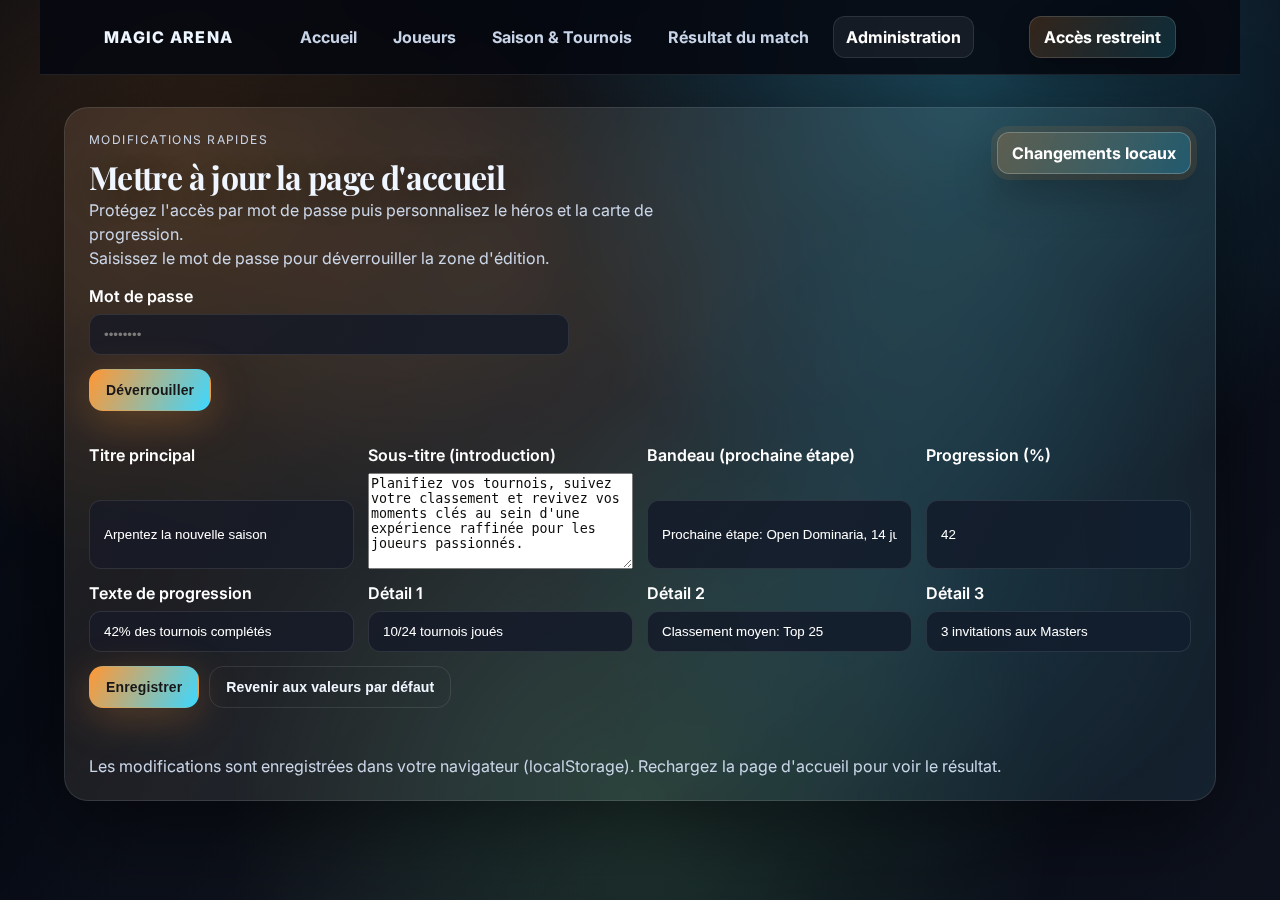
<file: admin.html>
<!DOCTYPE html>
<html lang="fr">
<head>
  <meta charset="UTF-8" />
  <meta name="viewport" content="width=device-width, initial-scale=1.0" />
  <title>Administration - Magic Arena</title>
  <link rel="preconnect" href="https://fonts.googleapis.com">
  <link rel="preconnect" href="https://fonts.gstatic.com" crossorigin>
  <link href="https://fonts.googleapis.com/css2?family=Playfair+Display:wght@600;700&family=Inter:wght@400;500;600;700&display=swap" rel="stylesheet">
  <link rel="stylesheet" href="styles.css" />
</head>
<body>
  <header class="topbar">
    <div class="brand">Magic Arena</div>
    <nav class="topbar__nav" aria-label="Navigation principale">
      <a href="index.html" class="topbar__link">Accueil</a>
      <a href="joueurs.html" class="topbar__link">Joueurs</a>
      <a href="saison.html" class="topbar__link">Saison & Tournois</a>
      <a href="match.html" class="topbar__link">Résultat du match</a>
      <a href="admin.html" class="topbar__link is-active">Administration</a>
    </nav>
    <div class="pill">Accès restreint</div>
  </header>

  <main class="page" style="padding: 32px min(6vw, 64px) 64px;">
    <section class="card admin-card">
      <div class="section__header" style="align-items: flex-start;">
        <div>
          <p class="eyebrow">Modifications rapides</p>
          <h1>Mettre à jour la page d'accueil</h1>
          <p class="subhead">Protégez l'accès par mot de passe puis personnalisez le héros et la carte de progression.</p>
        </div>
        <p class="pill pill--glow">Changements locaux</p>
      </div>

      <div id="admin-gate" class="admin-gate">
        <p class="lead">Saisissez le mot de passe pour déverrouiller la zone d'édition.</p>
        <form id="admin-access" class="form" style="max-width: 480px;">
          <label class="form__field">
            <span>Mot de passe</span>
            <input type="password" id="admin-password" name="password" required minlength="6" placeholder="••••••••" />
          </label>
          <div class="form__actions">
            <button type="submit" class="btn btn--primary">Déverrouiller</button>
          </div>
          <p id="admin-access-message" class="form__message" aria-live="polite"></p>
        </form>
      </div>

      <div id="admin-panel" class="admin-panel hidden">
        <form id="admin-form" class="form admin-form">
          <div class="form__grid">
            <label class="form__field">
              <span>Titre principal</span>
              <input type="text" name="heroTitle" required />
            </label>
            <label class="form__field">
              <span>Sous-titre (introduction)</span>
              <textarea name="heroLead" rows="3" required></textarea>
            </label>
            <label class="form__field">
              <span>Bandeau (prochaine étape)</span>
              <input type="text" name="heroPill" required />
            </label>
            <label class="form__field">
              <span>Progression (%)</span>
              <input type="number" name="heroProgress" min="0" max="100" step="1" required />
            </label>
            <label class="form__field">
              <span>Texte de progression</span>
              <input type="text" name="heroProgressMetric" required />
            </label>
            <label class="form__field">
              <span>Détail 1</span>
              <input type="text" name="heroDetailOne" required />
            </label>
            <label class="form__field">
              <span>Détail 2</span>
              <input type="text" name="heroDetailTwo" required />
            </label>
            <label class="form__field">
              <span>Détail 3</span>
              <input type="text" name="heroDetailThree" required />
            </label>
          </div>
          <div class="form__actions">
            <button type="submit" class="btn btn--primary">Enregistrer</button>
            <button type="button" id="reset-content" class="btn btn--ghost">Revenir aux valeurs par défaut</button>
          </div>
          <p id="admin-message" class="form__message" aria-live="polite"></p>
        </form>
        <p class="muted">Les modifications sont enregistrées dans votre navigateur (localStorage). Rechargez la page d'accueil pour voir le résultat.</p>
      </div>
    </section>
  </main>

  <script src="script.js"></script>
</body>
</html>
</file>
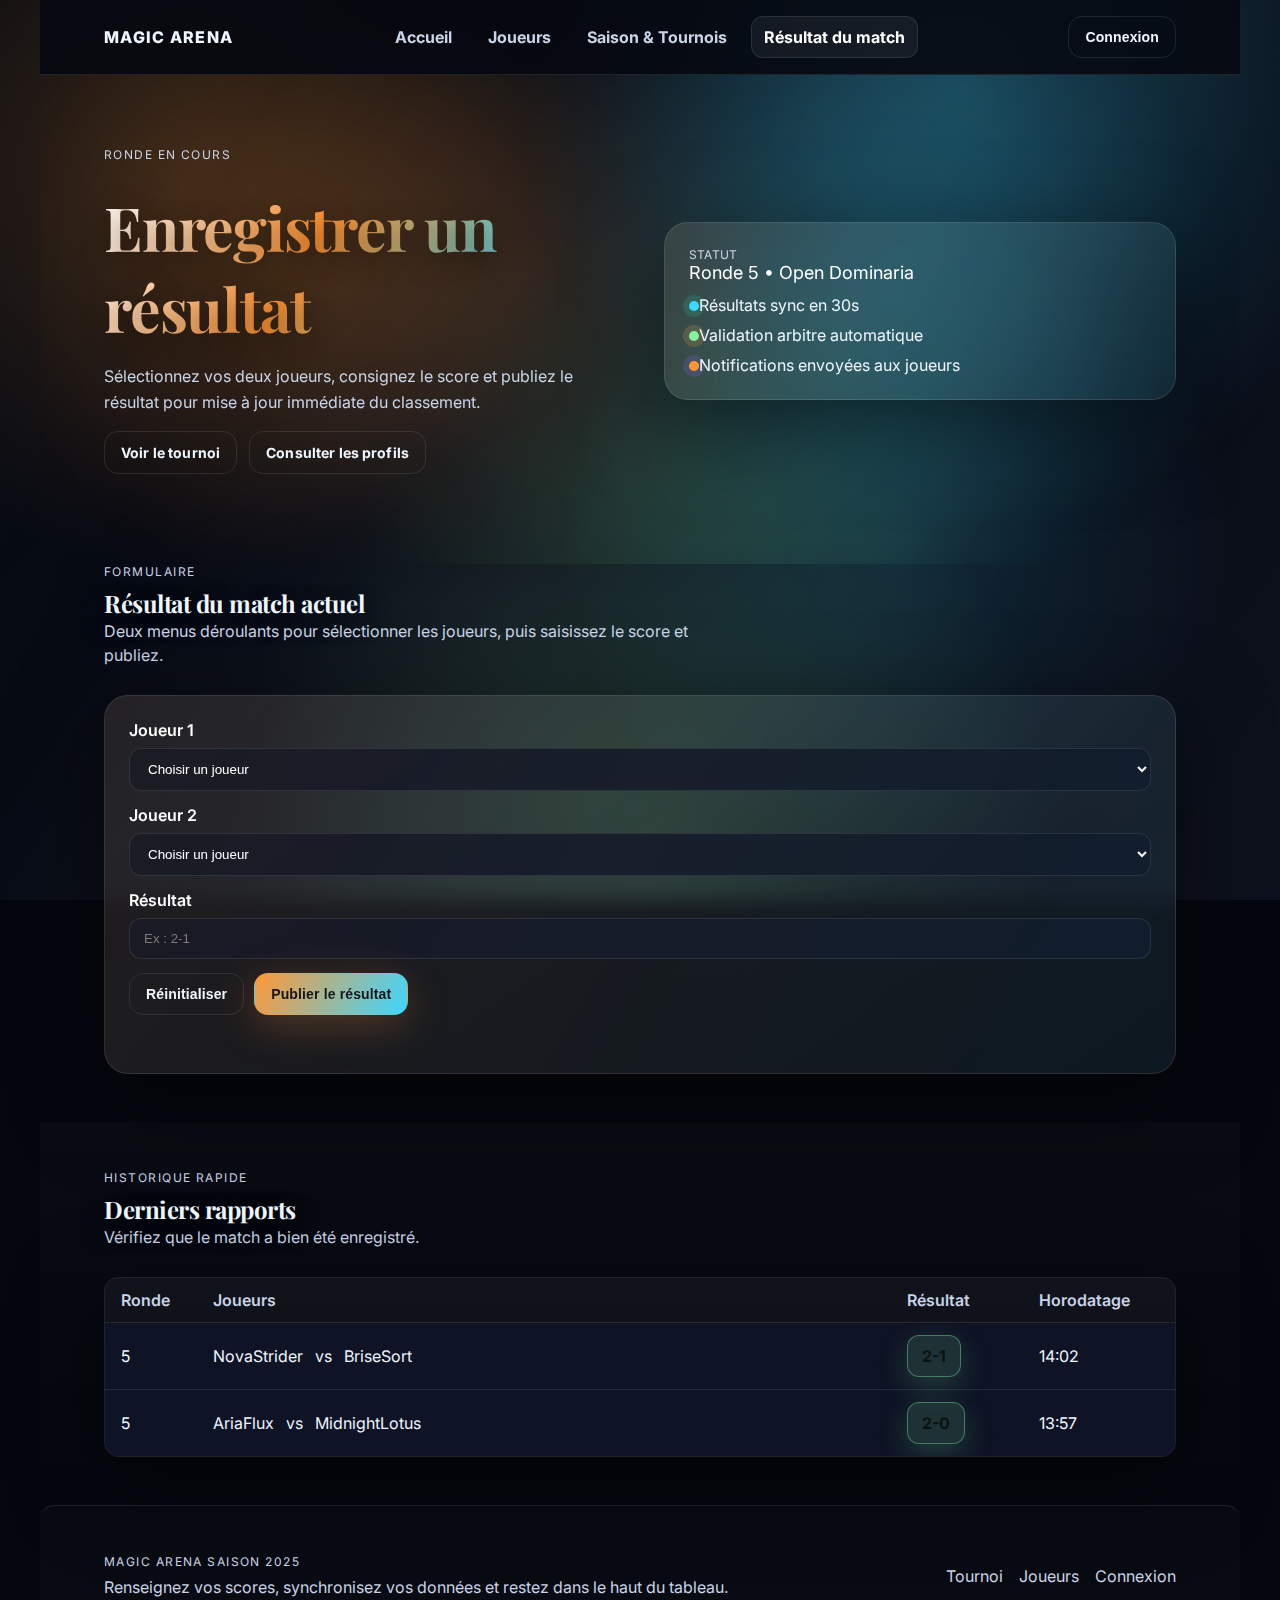
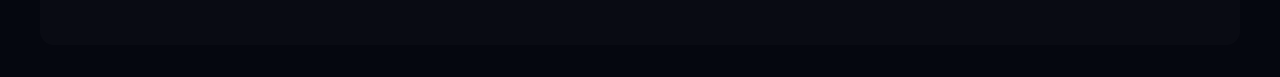
<file: match.html>
<!DOCTYPE html>
<html lang="fr">
<head>
  <meta charset="UTF-8">
  <meta name="viewport" content="width=device-width, initial-scale=1.0">
  <title>Résultat du match - Magic Arena</title>
  <link rel="preconnect" href="http://fonts.googleapis.com">
  <link rel="preconnect" href="http://fonts.gstatic.com" crossorigin>
  <link href="http://fonts.googleapis.com/css2?family=Playfair+Display:wght@600;700&family=Inter:wght@400;500;600;700&display=swap" rel="stylesheet">
  <link rel="stylesheet" href="styles.css">
</head>
<body>
  <div id="backdrop" class="backdrop hidden"></div>
  <div id="auth-modal" class="modal hidden" role="dialog" aria-modal="true" aria-labelledby="auth-title">
    <div class="modal__header">
      <h2 id="auth-title">Rejoignez la saison Magic Arena</h2>
      <button class="icon-button" id="close-modal" aria-label="Fermer la fenêtre">×</button>
    </div>
    <p class="modal__subtitle">Créez un compte ou connectez-vous pour suivre vos tournois, classements et récompenses.</p>
    <form id="auth-form" class="form">
      <label class="form__field">
        <span>Adresse e-mail</span>
        <input type="email" id="email" name="email" required placeholder="planeswalker@arena.gg">
      </label>
      <label class="form__field">
        <span>Mot de passe</span>
        <input type="password" id="password" name="password" required minlength="6" placeholder="••••••••">
      </label>
      <div class="form__actions">
        <button type="submit" class="btn btn--primary">Créer un compte</button>
        <button type="button" id="sign-in" class="btn btn--ghost">Se connecter</button>
      </div>
      <p id="form-message" class="form__message" aria-live="polite"></p>
    </form>
  </div>

  <header class="topbar">
    <div class="brand">Magic Arena</div>
    <nav class="topbar__nav" aria-label="Navigation principale">
      <a href="index.html" class="topbar__link">Accueil</a>
      <a href="joueurs.html" class="topbar__link">Joueurs</a>
      <a href="saison.html" class="topbar__link">Saison & Tournois</a>
      <a href="match.html" class="topbar__link is-active">Résultat du match</a>
    </nav>
    <button class="btn btn--ghost" id="nav-login">Connexion</button>
  </header>

  <header class="hero hero--sub">
    <div class="hero__glow"></div>
    <div class="hero__content">
      <p class="eyebrow">Ronde en cours</p>
      <h1>Enregistrer un résultat</h1>
      <p class="lead">Sélectionnez vos deux joueurs, consignez le score et publiez le résultat pour mise à jour immédiate du classement.</p>
      <div class="hero__actions">
        <a href="saison.html" class="btn btn--ghost">Voir le tournoi</a>
        <a href="joueurs.html" class="btn btn--ghost">Consulter les profils</a>
      </div>
    </div>
    <div class="card hero__card">
      <p class="card__title">Statut</p>
      <p class="card__metric">Ronde 5 • Open Dominaria</p>
      <ul class="card__list">
        <li><span class="badge badge--emerald"></span>Résultats sync en 30s</li>
        <li><span class="badge badge--amber"></span>Validation arbitre automatique</li>
        <li><span class="badge badge--violet"></span>Notifications envoyées aux joueurs</li>
      </ul>
    </div>
  </header>

  <main class="page">
    <section class="section">
      <div class="section__header">
        <div>
          <p class="eyebrow">Formulaire</p>
          <h2>Résultat du match actuel</h2>
          <p class="subhead">Deux menus déroulants pour sélectionner les joueurs, puis saisissez le score et publiez.</p>
        </div>
      </div>

      <form id="match-form" class="card match-form">
        <div class="form__field">
          <label for="player-one">Joueur 1</label>
          <select id="player-one" name="playerOne" required>
            <option value="">Choisir un joueur</option>
            <option>NovaStrider</option>
            <option>AriaFlux</option>
            <option>BriseSort</option>
            <option>MidnightLotus</option>
          </select>
        </div>
        <div class="form__field">
          <label for="player-two">Joueur 2</label>
          <select id="player-two" name="playerTwo" required>
            <option value="">Choisir un joueur</option>
            <option>NovaStrider</option>
            <option>AriaFlux</option>
            <option>BriseSort</option>
            <option>MidnightLotus</option>
          </select>
        </div>
        <div class="form__field">
          <label for="score">Résultat</label>
          <input id="score" name="score" type="text" placeholder="Ex : 2-1" required>
        </div>
        <div class="form__actions">
          <button class="btn btn--ghost" type="reset">Réinitialiser</button>
          <button class="btn btn--primary" type="submit">Publier le résultat</button>
        </div>
        <p id="match-message" class="form__message" aria-live="polite"></p>
      </form>
    </section>

    <section class="section section--dim">
      <div class="section__header">
        <div>
          <p class="eyebrow">Historique rapide</p>
          <h2>Derniers rapports</h2>
          <p class="subhead">Vérifiez que le match a bien été enregistré.</p>
        </div>
      </div>
      <div class="table table--compact">
        <div class="table__row table__row--head">
          <div>Ronde</div>
          <div>Joueurs</div>
          <div>Résultat</div>
          <div>Horodatage</div>
        </div>
        <div class="table__row">
          <div>5</div>
          <div class="player">
            <span>NovaStrider</span> vs <span>BriseSort</span>
          </div>
          <div><span class="pill pill--positive">2-1</span></div>
          <div>14:02</div>
        </div>
        <div class="table__row">
          <div>5</div>
          <div class="player">
            <span>AriaFlux</span> vs <span>MidnightLotus</span>
          </div>
          <div><span class="pill pill--positive">2-0</span></div>
          <div>13:57</div>
        </div>
      </div>
    </section>
  </main>

  <footer class="footer">
    <div>
      <p class="eyebrow">Magic Arena Saison 2025</p>
      <p>Renseignez vos scores, synchronisez vos données et restez dans le haut du tableau.</p>
    </div>
    <div class="footer__links">
      <a href="saison.html">Tournoi</a>
      <a href="joueurs.html">Joueurs</a>
      <a href="#" id="footer-login">Connexion</a>
    </div>
  </footer>

  <script src="script.js"></script>
</body>
</html>
</file>
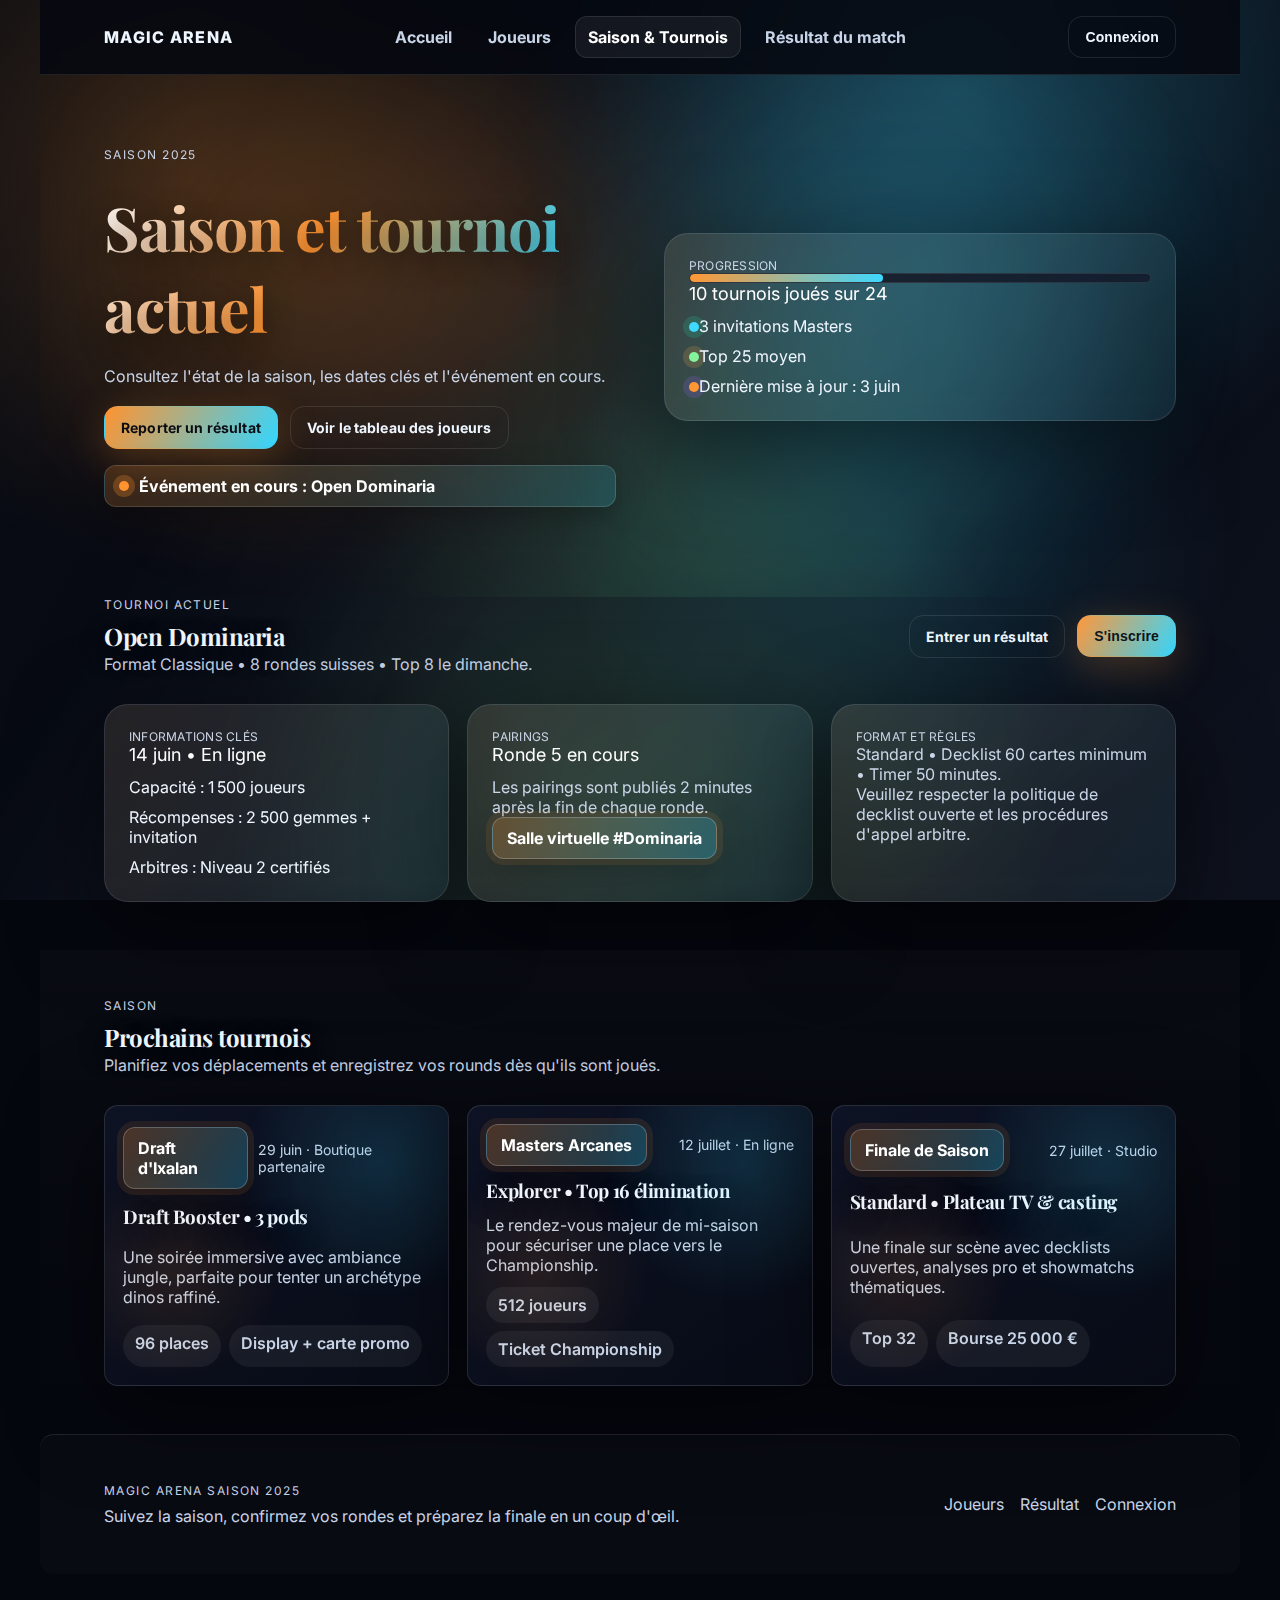
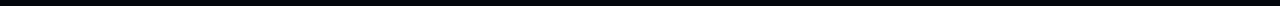
<file: saison.html>
<!DOCTYPE html>
<html lang="fr">
<head>
  <meta charset="UTF-8">
  <meta name="viewport" content="width=device-width, initial-scale=1.0">
  <title>Saison & Tournois - Magic Arena</title>
  <link rel="preconnect" href="https://fonts.googleapis.com">
  <link rel="preconnect" href="https://fonts.gstatic.com" crossorigin>
  <link href="https://fonts.googleapis.com/css2?family=Playfair+Display:wght@600;700&family=Inter:wght@400;500;600;700&display=swap" rel="stylesheet">
  <link rel="stylesheet" href="styles.css">
</head>
<body>
  <div id="backdrop" class="backdrop hidden"></div>
  <div id="auth-modal" class="modal hidden" role="dialog" aria-modal="true" aria-labelledby="auth-title">
    <div class="modal__header">
      <h2 id="auth-title">Rejoignez la saison Magic Arena</h2>
      <button class="icon-button" id="close-modal" aria-label="Fermer la fenêtre">×</button>
    </div>
    <p class="modal__subtitle">Créez un compte ou connectez-vous pour suivre vos tournois, classements et récompenses.</p>
    <form id="auth-form" class="form">
      <label class="form__field">
        <span>Nom d'utilisateur</span>
        <input type="text" id="username" name="username" required minlength="3" placeholder="planeswalker25">
      </label>
      <label class="form__field">
        <span>Mot de passe</span>
        <input type="password" id="password" name="password" required minlength="6" placeholder="••••••••">
      </label>
      <div class="form__actions">
        <button type="submit" class="btn btn--primary">Créer un compte</button>
        <button type="button" id="sign-in" class="btn btn--ghost">Se connecter</button>
      </div>
      <p id="form-message" class="form__message" aria-live="polite"></p>
    </form>
  </div>

  <header class="topbar">
    <div class="brand">Magic Arena</div>
    <nav class="topbar__nav" aria-label="Navigation principale">
      <a href="index.html" class="topbar__link">Accueil</a>
      <a href="joueurs.html" class="topbar__link">Joueurs</a>
      <a href="saison.html" class="topbar__link is-active">Saison & Tournois</a>
      <a href="match.html" class="topbar__link">Résultat du match</a>
    </nav>
    <button class="btn btn--ghost" id="nav-login">Connexion</button>
  </header>

  <header class="hero hero--sub">
    <div class="hero__glow"></div>
    <div class="hero__content">
      <p class="eyebrow">Saison 2025</p>
      <h1>Saison et tournoi actuel</h1>
      <p class="lead">Consultez l'état de la saison, les dates clés et l'événement en cours.</p>
      <div class="hero__actions">
        <a href="match.html" class="btn btn--primary">Reporter un résultat</a>
        <a href="joueurs.html" class="btn btn--ghost">Voir le tableau des joueurs</a>
      </div>
      <div class="pill">
        <span class="dot"></span>
        <span>Événement en cours : Open Dominaria</span>
      </div>
    </div>
    <div class="card hero__card">
      <p class="card__title">Progression</p>
      <div class="progress">
        <div class="progress__bar" style="width: 42%"></div>
      </div>
      <p class="card__metric">10 tournois joués sur 24</p>
      <ul class="card__list">
        <li><span class="badge badge--emerald"></span>3 invitations Masters</li>
        <li><span class="badge badge--amber"></span>Top 25 moyen</li>
        <li><span class="badge badge--violet"></span>Dernière mise à jour : 3 juin</li>
      </ul>
    </div>
  </header>

  <main class="page">
    <section class="section">
      <div class="section__header">
        <div>
          <p class="eyebrow">Tournoi actuel</p>
          <h2>Open Dominaria</h2>
          <p class="subhead">Format Classique • 8 rondes suisses • Top 8 le dimanche.</p>
        </div>
        <div class="cta__actions">
          <a class="btn btn--ghost" href="match.html">Entrer un résultat</a>
          <button class="btn btn--primary" id="cta-main">S'inscrire</button>
        </div>
      </div>
      <div class="grid grid--tournament">
        <div class="card">
          <p class="card__title">Informations clés</p>
          <p class="card__metric">14 juin • En ligne</p>
          <ul class="card__list">
            <li>Capacité : 1 500 joueurs</li>
            <li>Récompenses : 2 500 gemmes + invitation</li>
            <li>Arbitres : Niveau 2 certifiés</li>
          </ul>
        </div>
        <div class="card">
          <p class="card__title">Pairings</p>
          <p class="card__metric">Ronde 5 en cours</p>
          <p>Les pairings sont publiés 2 minutes après la fin de chaque ronde.</p>
          <p class="pill pill--glow">Salle virtuelle #Dominaria</p>
        </div>
        <div class="card">
          <p class="card__title">Format et règles</p>
          <p>Standard • Decklist 60 cartes minimum • Timer 50 minutes.</p>
          <p>Veuillez respecter la politique de decklist ouverte et les procédures d'appel arbitre.</p>
        </div>
      </div>
    </section>

    <section class="section section--dim">
      <div class="section__header">
        <div>
          <p class="eyebrow">Saison</p>
          <h2>Prochains tournois</h2>
          <p class="subhead">Planifiez vos déplacements et enregistrez vos rounds dès qu'ils sont joués.</p>
        </div>
      </div>
      <div class="grid">
        <article class="tournament">
          <div class="tournament__meta">
            <span class="pill pill--glow">Draft d'Ixalan</span>
            <span class="tournament__date">29 juin · Boutique partenaire</span>
          </div>
          <h3>Draft Booster • 3 pods</h3>
          <p>Une soirée immersive avec ambiance jungle, parfaite pour tenter un archétype dinos raffiné.</p>
          <div class="tournament__footer">
            <span class="chip">96 places</span>
            <span class="chip">Display + carte promo</span>
          </div>
        </article>
        <article class="tournament">
          <div class="tournament__meta">
            <span class="pill pill--glow">Masters Arcanes</span>
            <span class="tournament__date">12 juillet · En ligne</span>
          </div>
          <h3>Explorer • Top 16 élimination</h3>
          <p>Le rendez-vous majeur de mi-saison pour sécuriser une place vers le Championship.</p>
          <div class="tournament__footer">
            <span class="chip">512 joueurs</span>
            <span class="chip">Ticket Championship</span>
          </div>
        </article>
        <article class="tournament">
          <div class="tournament__meta">
            <span class="pill pill--glow">Finale de Saison</span>
            <span class="tournament__date">27 juillet · Studio</span>
          </div>
          <h3>Standard • Plateau TV & casting</h3>
          <p>Une finale sur scène avec decklists ouvertes, analyses pro et showmatchs thématiques.</p>
          <div class="tournament__footer">
            <span class="chip">Top 32</span>
            <span class="chip">Bourse 25 000 €</span>
          </div>
        </article>
      </div>
    </section>
  </main>

  <footer class="footer">
    <div>
      <p class="eyebrow">Magic Arena Saison 2025</p>
      <p>Suivez la saison, confirmez vos rondes et préparez la finale en un coup d'œil.</p>
    </div>
    <div class="footer__links">
      <a href="joueurs.html">Joueurs</a>
      <a href="match.html">Résultat</a>
      <a href="#" id="footer-login">Connexion</a>
    </div>
  </footer>

  <script src="script.js"></script>
</body>
</html>
</file>
<file: styles.css>
:root {
  --bg: #05070f;
  --surface: rgba(13, 18, 34, 0.92);
  --surface-2: rgba(16, 21, 40, 0.9);
  --text: #eef6ff;
  --muted: #c8d4e7;
  --accent: #ff9330;
  --accent-2: #34d6ff;
  --accent-3: #7cf29a;
  --shadow: 0 24px 90px rgba(0, 0, 0, 0.55);
  --radius-lg: 24px;
  --radius: 14px;
  --border: rgba(255, 255, 255, 0.1);
  --content-max: 1200px;
  --content-padding: min(6vw, 64px);
  --gradient: radial-gradient(circle at 15% 20%, rgba(255, 147, 48, 0.18), transparent 30%),
    radial-gradient(circle at 75% 10%, rgba(52, 214, 255, 0.25), transparent 35%),
    radial-gradient(circle at 50% 90%, rgba(124, 242, 154, 0.16), transparent 40%),
    linear-gradient(135deg, rgba(3, 6, 12, 0.9) 0%, rgba(8, 12, 22, 0.92) 45%, rgba(10, 14, 26, 0.94) 100%);
}

* {
  box-sizing: border-box;
}

body {
  margin: 0;
  font-family: "Inter", system-ui, -apple-system, sans-serif;
  background: var(--bg);
  color: var(--text);
  min-height: 100vh;
  background-image: var(--gradient), url("https://images.unsplash.com/photo-1506126613408-eca07ce68773?auto=format&fit=crop&w=1600&q=80");
  background-size: cover, cover;
  background-attachment: fixed;
  background-position: center;
  position: relative;
  overflow-x: hidden;
}

body::before {
  content: "";
  position: fixed;
  inset: 0;
  pointer-events: none;
  background: radial-gradient(circle at 40% 30%, rgba(255, 147, 48, 0.12), transparent 30%),
    radial-gradient(circle at 70% 60%, rgba(52, 214, 255, 0.18), transparent 32%),
    linear-gradient(120deg, rgba(255, 255, 255, 0.02) 0%, rgba(255, 255, 255, 0) 25%, rgba(255, 255, 255, 0.04) 50%, rgba(255, 255, 255, 0) 75%, rgba(255, 255, 255, 0.02) 100%);
  mix-blend-mode: screen;
  z-index: 0;
  opacity: 0.8;
}

a {
  color: inherit;
  text-decoration: none;
}

h1,
h2,
h3,
h4 {
  margin: 0;
  font-family: "Playfair Display", "Inter", serif;
  letter-spacing: -0.02em;
  text-shadow: 0 8px 30px rgba(0, 0, 0, 0.45);
}

p {
  margin: 0;
  color: var(--muted);
}

main {
  display: flex;
  flex-direction: column;
  gap: 64px;
}

.hero {
  position: relative;
  overflow: hidden;
  padding: 110px var(--content-padding) 90px;
  display: grid;
  grid-template-columns: repeat(auto-fit, minmax(320px, 1fr));
  gap: 48px;
  align-items: center;
  isolation: isolate;
  width: min(var(--content-max), 100%);
  margin: 0 auto;
}

.hero__glow {
  position: absolute;
  inset: -40px;
  background: radial-gradient(circle at 25% 35%, rgba(255, 147, 48, 0.18), transparent 32%),
    radial-gradient(circle at 70% 45%, rgba(52, 214, 255, 0.24), transparent 32%),
    radial-gradient(circle at 55% 80%, rgba(124, 242, 154, 0.18), transparent 36%);
  filter: blur(60px);
  opacity: 0.9;
  transform: rotate(-2deg);
}

.hero__content {
  position: relative;
  z-index: 1;
  display: flex;
  flex-direction: column;
  gap: 16px;
}

.hero__content h1 {
  font-size: clamp(2.6rem, 5vw, 3.8rem);
  color: #fff;
  background: linear-gradient(120deg, #fff 0%, #ff9330 40%, #34d6ff 85%);
  -webkit-background-clip: text;
  -webkit-text-fill-color: transparent;
}

.hero__actions {
  display: flex;
  gap: 12px;
  flex-wrap: wrap;
}

.hero__card {
  position: relative;
  z-index: 1;
}

.card {
  background: linear-gradient(145deg, rgba(255, 255, 255, 0.06), rgba(255, 255, 255, 0.02));
  border: 1px solid rgba(255, 255, 255, 0.14);
  border-radius: var(--radius-lg);
  padding: 24px;
  box-shadow: var(--shadow);
  backdrop-filter: blur(10px);
  position: relative;
  overflow: hidden;
}

.card::after {
  content: "";
  position: absolute;
  inset: 0;
  background: linear-gradient(120deg, rgba(255, 147, 48, 0.12), rgba(52, 214, 255, 0.12));
  opacity: 0.5;
  mix-blend-mode: screen;
  pointer-events: none;
}

.card__title {
  color: var(--muted);
  letter-spacing: 0.02em;
  text-transform: uppercase;
  font-size: 12px;
}

.card__metric {
  font-size: 18px;
  color: #fff;
  margin-bottom: 12px;
}

.card__list {
  list-style: none;
  padding: 0;
  margin: 0;
  display: flex;
  flex-direction: column;
  gap: 10px;
  color: var(--text);
}

.progress {
  background: var(--surface);
  border-radius: 999px;
  height: 10px;
  overflow: hidden;
  border: 1px solid var(--border);
}

.progress__bar {
  background: linear-gradient(90deg, var(--accent), var(--accent-2));
  height: 100%;
  border-radius: 999px;
}

.section {
  padding: 0 var(--content-padding);
  display: flex;
  flex-direction: column;
  gap: 28px;
  width: min(var(--content-max), 100%);
  margin: 0 auto;
}

.section--dim {
  background: linear-gradient(180deg, rgba(255, 255, 255, 0.02), transparent);
  padding-top: 48px;
  padding-bottom: 48px;
}

.section--cta {
  background: radial-gradient(circle at 30% 20%, rgba(255, 147, 48, 0.16), transparent 42%),
    radial-gradient(circle at 70% 40%, rgba(52, 214, 255, 0.18), transparent 44%),
    linear-gradient(140deg, rgba(10, 14, 26, 0.95), rgba(14, 20, 36, 0.92));
  border: 1px solid rgba(255, 255, 255, 0.14);
  border-radius: var(--radius-lg);
  padding: 48px var(--content-padding);
  box-shadow: 0 20px 60px rgba(0, 0, 0, 0.35);
}

.section__header {
  display: flex;
  justify-content: space-between;
  gap: 18px;
  align-items: center;
  flex-wrap: wrap;
}

.lead {
  color: var(--muted);
  max-width: 720px;
  line-height: 1.6;
}

.subhead {
  color: var(--muted);
  max-width: 600px;
  line-height: 1.5;
}

.eyebrow {
  text-transform: uppercase;
  letter-spacing: 0.12em;
  font-size: 12px;
  color: var(--muted);
  margin-bottom: 8px;
}

.btn {
  border-radius: 14px;
  border: 1px solid transparent;
  padding: 12px 16px;
  font-weight: 700;
  cursor: pointer;
  transition: transform 150ms ease, box-shadow 150ms ease, background 150ms ease, filter 150ms ease;
  font-size: 14px;
  letter-spacing: 0.01em;
}

.btn--primary {
  background: linear-gradient(120deg, var(--accent), var(--accent-2));
  color: #0b0c13;
  box-shadow: 0 10px 40px rgba(255, 147, 48, 0.25);
}

.btn--primary:hover {
  transform: translateY(-2px) scale(1.01);
  box-shadow: 0 14px 50px rgba(52, 214, 255, 0.32);
  filter: saturate(1.2);
}

.btn--ghost {
  background: transparent;
  border: 1px solid var(--border);
  color: var(--text);
}

.btn--ghost:hover {
  border-color: rgba(255, 255, 255, 0.24);
  background: rgba(255, 255, 255, 0.04);
}

.pill {
  display: inline-flex;
  align-items: center;
  gap: 10px;
  background: linear-gradient(120deg, rgba(255, 147, 48, 0.18), rgba(52, 214, 255, 0.16));
  border: 1px solid rgba(255, 255, 255, 0.14);
  border-radius: 12px;
  padding: 10px 14px;
  color: #fff;
  font-weight: 700;
  box-shadow: 0 8px 30px rgba(0, 0, 0, 0.3);
}

.pill--glow {
  background: linear-gradient(120deg, rgba(255, 147, 48, 0.26), rgba(52, 214, 255, 0.24));
  border-color: rgba(255, 255, 255, 0.22);
  box-shadow: 0 0 0 6px rgba(255, 147, 48, 0.1), 0 20px 40px rgba(0, 0, 0, 0.35);
}

.pill--positive {
  background: rgba(124, 242, 154, 0.14);
  color: #0b120f;
  border-color: rgba(124, 242, 154, 0.4);
  box-shadow: 0 10px 30px rgba(124, 242, 154, 0.2);
}

.dot {
  width: 10px;
  height: 10px;
  background: var(--accent);
  border-radius: 50%;
  box-shadow: 0 0 0 6px rgba(255, 147, 48, 0.26);
}

.grid {
  display: grid;
  grid-template-columns: repeat(auto-fit, minmax(260px, 1fr));
  gap: 18px;
}

.tournament {
  background: linear-gradient(145deg, rgba(16, 21, 40, 0.9), rgba(8, 12, 22, 0.92));
  border: 1px solid rgba(255, 255, 255, 0.12);
  border-radius: var(--radius);
  padding: 18px;
  box-shadow: var(--shadow);
  display: grid;
  gap: 12px;
  position: relative;
  overflow: hidden;
}

.tournament::before {
  content: "";
  position: absolute;
  inset: 0;
  background: radial-gradient(circle at 80% 20%, rgba(52, 214, 255, 0.25), transparent 40%),
    radial-gradient(circle at 20% 60%, rgba(255, 147, 48, 0.18), transparent 35%);
  opacity: 0.6;
  pointer-events: none;
}

.tournament__meta {
  display: flex;
  justify-content: space-between;
  align-items: center;
  gap: 10px;
}

.tournament__date {
  color: var(--muted);
  font-size: 14px;
}

.tournament__footer {
  display: flex;
  gap: 8px;
  flex-wrap: wrap;
}

.chip {
  padding: 8px 12px;
  background: rgba(255, 255, 255, 0.06);
  border-radius: 999px;
  color: var(--muted);
  font-weight: 600;
}

.table {
  width: 100%;
  border: 1px solid var(--border);
  border-radius: var(--radius);
  overflow: hidden;
  box-shadow: var(--shadow);
}

.table__row {
  display: grid;
  grid-template-columns: 80px 2fr 120px 100px 140px;
  padding: 12px 16px;
  align-items: center;
  gap: 12px;
  background: var(--surface-2);
  border-bottom: 1px solid var(--border);
}

.table__row:last-child {
  border-bottom: none;
}

.table__row--head {
  background: rgba(255, 255, 255, 0.04);
  color: var(--muted);
  font-weight: 600;
}

.player {
  display: flex;
  align-items: center;
  gap: 12px;
}

.player img {
  width: 48px;
  height: 48px;
  border-radius: 12px;
  border: 1px solid var(--border);
}

.timeline {
  display: grid;
  gap: 16px;
}

.timeline__item {
  display: grid;
  grid-template-columns: 20px 1fr;
  gap: 14px;
  align-items: center;
  background: linear-gradient(145deg, rgba(16, 21, 40, 0.95), rgba(8, 12, 22, 0.9));
  padding: 14px 18px;
  border-radius: var(--radius);
  border: 1px solid rgba(255, 255, 255, 0.12);
  box-shadow: 0 14px 40px rgba(0, 0, 0, 0.35);
}

.timeline__point {
  width: 12px;
  height: 12px;
  border-radius: 50%;
  background: var(--accent);
}

.timeline__date {
  color: var(--muted);
  margin-bottom: 6px;
}

.legend {
  display: flex;
  gap: 14px;
  align-items: center;
  color: var(--muted);
  flex-wrap: wrap;
}

.badge {
  width: 10px;
  height: 10px;
  border-radius: 999px;
  display: inline-block;
}

.badge--emerald {
  background: var(--accent-2);
  box-shadow: 0 0 0 6px rgba(24, 211, 166, 0.18);
}

.badge--amber {
  background: var(--accent-3);
  box-shadow: 0 0 0 6px rgba(245, 173, 66, 0.18);
}

.badge--violet {
  background: var(--accent);
  box-shadow: 0 0 0 6px rgba(155, 92, 255, 0.18);
}

.footer {
  padding: 48px var(--content-padding);
  display: flex;
  justify-content: space-between;
  align-items: center;
  gap: 16px;
  flex-wrap: wrap;
  background: rgba(255, 255, 255, 0.02);
  border-top: 1px solid var(--border);
  width: min(var(--content-max), 100%);
  margin: 0 auto 32px;
  border-radius: var(--radius);
}

.footer__links {
  display: flex;
  gap: 16px;
  color: var(--muted);
}

.tabs {
  display: inline-flex;
  background: linear-gradient(120deg, rgba(255, 147, 48, 0.12), rgba(52, 214, 255, 0.12));
  padding: 6px;
  border-radius: 12px;
  border: 1px solid rgba(255, 255, 255, 0.14);
  gap: 6px;
  box-shadow: 0 14px 40px rgba(0, 0, 0, 0.25);
}

.tab {
  border: none;
  background: transparent;
  padding: 10px 12px;
  color: var(--muted);
  border-radius: 10px;
  font-weight: 600;
  cursor: pointer;
}

.tab.is-active {
  background: linear-gradient(120deg, rgba(255, 147, 48, 0.32), rgba(52, 214, 255, 0.32));
  color: #fff;
  box-shadow: 0 10px 30px rgba(0, 0, 0, 0.3);
}

.section--cta .section__header {
  align-items: flex-start;
}

.section--cta h2 {
  color: #fff;
}

.section--cta .subhead {
  max-width: 480px;
}

.cta__actions {
  display: flex;
  gap: 12px;
  align-items: center;
}

.modal {
  position: fixed;
  top: 50%;
  left: 50%;
  transform: translate(-50%, -50%);
  background: var(--surface-2);
  padding: 24px;
  border-radius: var(--radius-lg);
  border: 1px solid var(--border);
  box-shadow: var(--shadow);
  width: min(420px, 90vw);
  z-index: 20;
}

.backdrop {
  position: fixed;
  inset: 0;
  background: rgba(0, 0, 0, 0.6);
  backdrop-filter: blur(4px);
  z-index: 10;
}

.hidden {
  display: none;
}

.modal__header {
  display: flex;
  align-items: center;
  justify-content: space-between;
  gap: 8px;
}

.modal__subtitle {
  color: var(--muted);
  margin: 8px 0 16px;
}

.form {
  display: grid;
  gap: 14px;
}

.form__field {
  display: grid;
  gap: 8px;
  color: #fff;
  font-weight: 600;
}

.form__field input {
  width: 100%;
  padding: 12px 14px;
  border-radius: 12px;
  border: 1px solid var(--border);
  background: var(--surface);
  color: #fff;
}

.form__actions {
  display: flex;
  gap: 10px;
  flex-wrap: wrap;
}

.form__message {
  min-height: 20px;
  color: var(--accent-2);
  font-weight: 600;
}

.icon-button {
  border: none;
  background: rgba(255, 255, 255, 0.06);
  color: #fff;
  width: 32px;
  height: 32px;
  border-radius: 12px;
  cursor: pointer;
  font-size: 18px;
}

.pill--glow:hover,
.tournament:hover,
.timeline__item:hover {
  border-color: rgba(255, 255, 255, 0.18);
  transform: translateY(-2px);
  transition: 150ms ease;
}

@media (max-width: 768px) {
  .table__row {
    grid-template-columns: 60px 1fr;
    grid-template-areas:
      "rank player"
      "points points"
      "top8 top8"
      "invitation invitation";
  }

  .table__row > :nth-child(1) { grid-area: rank; }
  .table__row > :nth-child(2) { grid-area: player; }
  .table__row > :nth-child(3) { grid-area: points; }
  .table__row > :nth-child(4) { grid-area: top8; }
  .table__row > :nth-child(5) { grid-area: invitation; }

  .table__row--head {
    display: none;
  }
}

/* Nouvelle navigation et pages dédiées */
.topbar {
  position: sticky;
  top: 0;
  z-index: 15;
  display: flex;
  align-items: center;
  justify-content: space-between;
  gap: 16px;
  padding: 16px var(--content-padding);
  background: rgba(5, 7, 15, 0.85);
  border-bottom: 1px solid var(--border);
  backdrop-filter: blur(10px);
  width: min(var(--content-max), 100%);
  margin: 0 auto;
}

.brand {
  font-weight: 800;
  letter-spacing: 0.08em;
  text-transform: uppercase;
}

.topbar__nav {
  display: flex;
  gap: 12px;
  align-items: center;
  flex-wrap: wrap;
}

.topbar__link {
  padding: 10px 12px;
  border-radius: 12px;
  color: var(--muted);
  font-weight: 700;
}

.topbar__link.is-active,
.topbar__link:hover {
  color: #fff;
  background: rgba(255, 255, 255, 0.06);
  border: 1px solid var(--border);
}

.hero--sub {
  padding-top: 72px;
}

.page {
  display: flex;
  flex-direction: column;
  gap: 48px;
}

.grid--players {
  grid-template-columns: repeat(auto-fit, minmax(260px, 1fr));
}

.player-card {
  background: linear-gradient(145deg, rgba(16, 21, 40, 0.92), rgba(8, 12, 22, 0.95));
  border: 1px solid var(--border);
  border-radius: var(--radius);
  padding: 18px;
  display: grid;
  gap: 12px;
  box-shadow: var(--shadow);
}

.player-card__header {
  display: flex;
  align-items: center;
  gap: 12px;
}

.player-card__header img {
  width: 52px;
  height: 52px;
  border-radius: 14px;
  border: 1px solid var(--border);
}

.player-card__stats {
  display: flex;
  gap: 8px;
  flex-wrap: wrap;
}

.grid--archetypes {
  grid-template-columns: repeat(auto-fit, minmax(220px, 1fr));
}

.grid--tournament {
  grid-template-columns: repeat(auto-fit, minmax(240px, 1fr));
}

.match-form {
  display: grid;
  gap: 14px;
}

.match-form select,
.match-form input {
  width: 100%;
  padding: 12px 14px;
  border-radius: 12px;
  border: 1px solid var(--border);
  background: var(--surface);
  color: #fff;
}

.table--compact .table__row {
  grid-template-columns: 80px 2fr 120px 120px;
}

@media (max-width: 720px) {
  .topbar {
    position: static;
  }
}

/* Administration */
.admin-card {
  gap: 18px;
}

.admin-gate,
.admin-panel {
  display: flex;
  flex-direction: column;
  gap: 14px;
}

.admin-form .form__grid {
  display: grid;
  grid-template-columns: repeat(auto-fit, minmax(240px, 1fr));
  gap: 14px;
}

.admin-form textarea {
  resize: vertical;
  min-height: 96px;
}

.admin-panel .muted {
  color: var(--muted);
}
</file>
